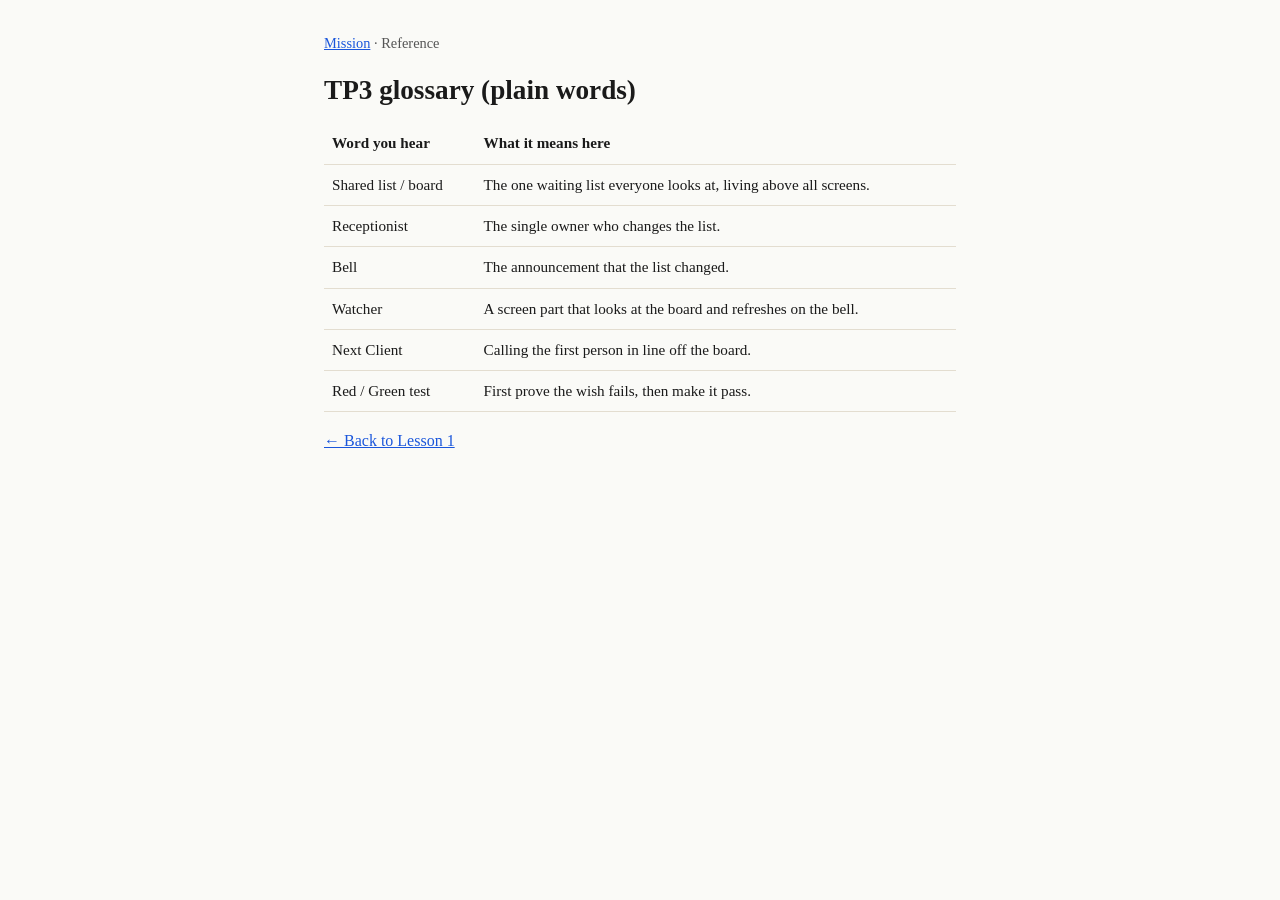
<file: reference/glossary.html>
<!doctype html>
<html lang="en">
<head>
<meta charset="utf-8">
<meta name="viewport" content="width=device-width, initial-scale=1">
<title>TP3 Glossary</title>
<link rel="stylesheet" href="../assets/styles.css">
</head>
<body>
<header><p><a href="../MISSION.md">Mission</a> · Reference</p><h1>TP3 glossary (plain words)</h1></header>
<table>
<tr><th>Word you hear</th><th>What it means here</th></tr>
<tr><td>Shared list / board</td><td>The one waiting list everyone looks at, living above all screens.</td></tr>
<tr><td>Receptionist</td><td>The single owner who changes the list.</td></tr>
<tr><td>Bell</td><td>The announcement that the list changed.</td></tr>
<tr><td>Watcher</td><td>A screen part that looks at the board and refreshes on the bell.</td></tr>
<tr><td>Next Client</td><td>Calling the first person in line off the board.</td></tr>
<tr><td>Red / Green test</td><td>First prove the wish fails, then make it pass.</td></tr>
</table>
<p><a href="../lessons/0001-where-the-list-lives.html">← Back to Lesson 1</a></p>
</body>
</html>
</file>
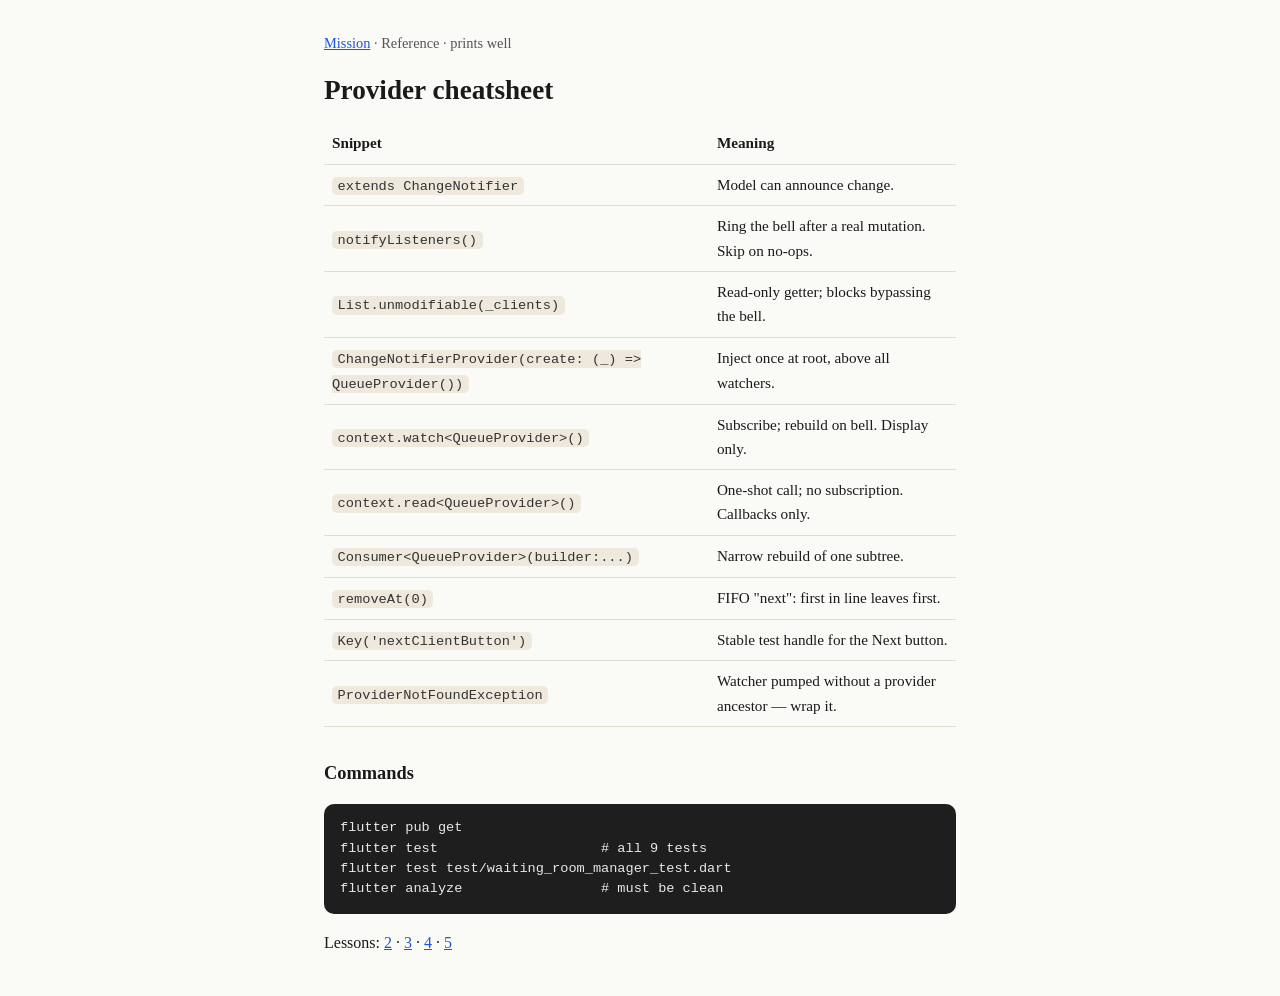
<file: reference/provider-cheatsheet.html>
<!doctype html>
<html lang="en">
<head>
<meta charset="utf-8">
<meta name="viewport" content="width=device-width, initial-scale=1">
<title>Provider cheatsheet (TP3)</title>
<link rel="stylesheet" href="../assets/styles.css">
</head>
<body>
<header><p><a href="../MISSION.md">Mission</a> · Reference · prints well</p><h1>Provider cheatsheet</h1></header>
<table>
<tr><th>Snippet</th><th>Meaning</th></tr>
<tr><td><code>extends ChangeNotifier</code></td><td>Model can announce change.</td></tr>
<tr><td><code>notifyListeners()</code></td><td>Ring the bell after a real mutation. Skip on no-ops.</td></tr>
<tr><td><code>List.unmodifiable(_clients)</code></td><td>Read-only getter; blocks bypassing the bell.</td></tr>
<tr><td><code>ChangeNotifierProvider(create: (_) =&gt; QueueProvider())</code></td><td>Inject once at root, above all watchers.</td></tr>
<tr><td><code>context.watch&lt;QueueProvider&gt;()</code></td><td>Subscribe; rebuild on bell. Display only.</td></tr>
<tr><td><code>context.read&lt;QueueProvider&gt;()</code></td><td>One-shot call; no subscription. Callbacks only.</td></tr>
<tr><td><code>Consumer&lt;QueueProvider&gt;(builder:...)</code></td><td>Narrow rebuild of one subtree.</td></tr>
<tr><td><code>removeAt(0)</code></td><td>FIFO "next": first in line leaves first.</td></tr>
<tr><td><code>Key('nextClientButton')</code></td><td>Stable test handle for the Next button.</td></tr>
<tr><td><code>ProviderNotFoundException</code></td><td>Watcher pumped without a provider ancestor — wrap it.</td></tr>
</table>
<h2>Commands</h2>
<pre><code>flutter pub get
flutter test                    # all 9 tests
flutter test test/waiting_room_manager_test.dart
flutter analyze                 # must be clean</code></pre>
<p>Lessons: <a href="../lessons/0002-queue-provider-changenotifier.html">2</a> · <a href="../lessons/0003-watch-vs-read.html">3</a> · <a href="../lessons/0004-wiring-the-app.html">4</a> · <a href="../lessons/0005-proving-it-with-tests.html">5</a></p>
</body>
</html>
</file>
<file: assets/styles.css>
:root { color-scheme: light; }
* { box-sizing: border-box; }
body {
  font-family: Georgia, "Times New Roman", serif;
  line-height: 1.6; color: #1a1a1a; background: #fafaf7;
  max-width: 42rem; margin: 2rem auto; padding: 0 1.25rem;
}
header p, footer p { font-size: 0.9rem; color: #555; }
h1 { font-size: 1.7rem; line-height: 1.25; margin-bottom: 0.25rem; }
h2 { font-size: 1.15rem; margin-top: 2rem; }
.scene {
  background: #fff; border: 1px solid #e3ddd0; border-radius: 12px;
  padding: 1rem 1.25rem; margin: 1rem 0;
}
.scene strong { display: block; margin-bottom: 0.25rem; }
table { width: 100%; border-collapse: collapse; margin: 1rem 0; font-size: 0.95rem; }
th, td { border-bottom: 1px solid #e3ddd0; padding: 0.5rem; text-align: left; }
.quiz details { background: #fff; border: 1px solid #e3ddd0; border-radius: 10px; padding: 0.75rem 1rem; margin: 0.6rem 0; }
.quiz summary { cursor: pointer; font-weight: bold; }
a { color: #1a56db; }
pre { background: #1e1e1e; color: #e8e8e8; border-radius: 10px; padding: 0.9rem 1rem; overflow-x: auto; font-size: 0.85rem; line-height: 1.5; }
code { font-family: Consolas, "Courier New", monospace; }
p code, li code, td code { background: #eee9dc; color: #333; padding: 0.1rem 0.35rem; border-radius: 5px; font-size: 0.9em; }
pre code { background: none; color: inherit; padding: 0; }
.win { background: #eef7ee; border: 1px solid #bfe0bf; border-radius: 10px; padding: 0.75rem 1rem; }
@media print { body { background: #fff; margin: 1rem auto; } .no-print { display: none; } }
</file>
